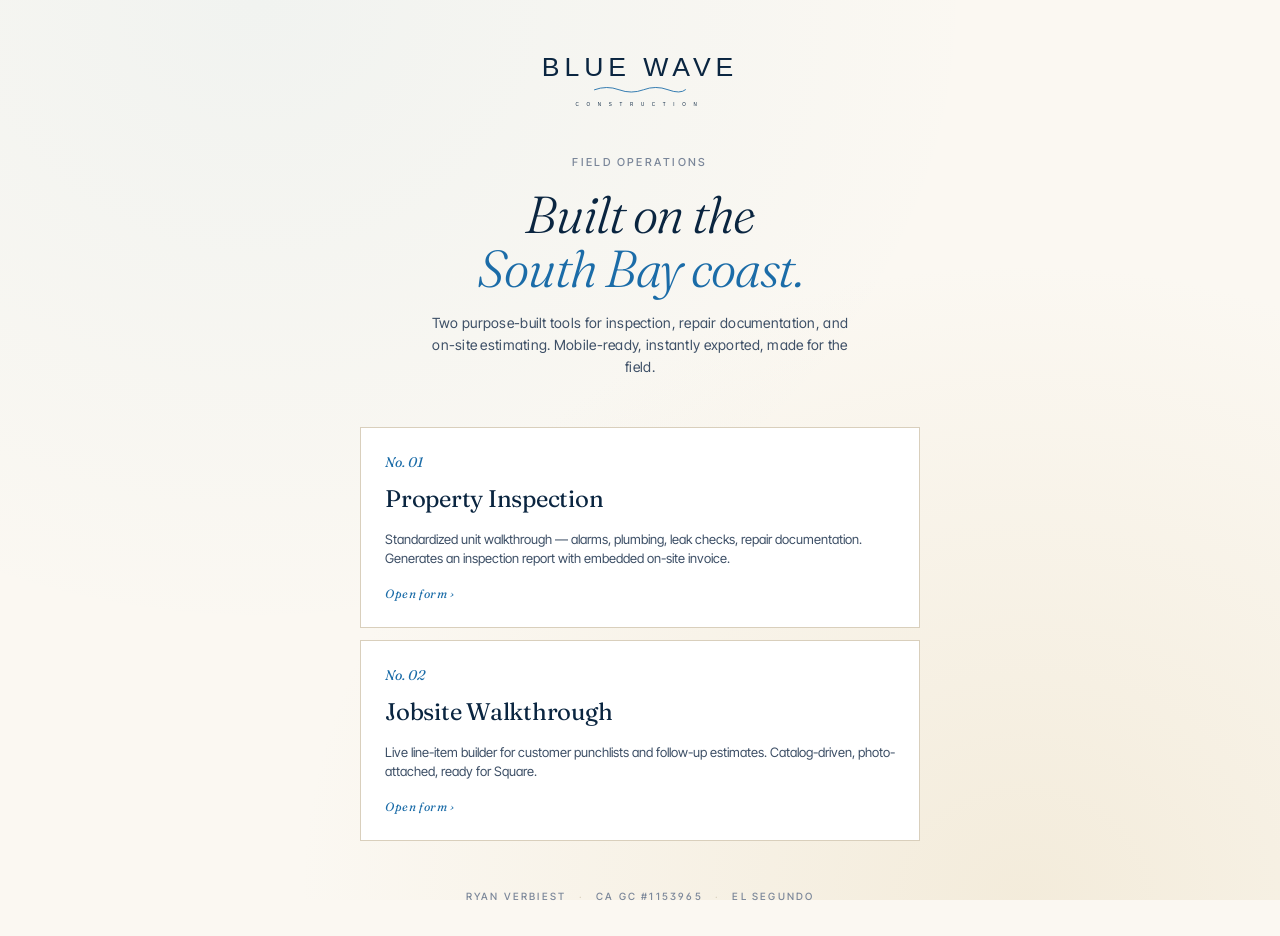
<file: index.html>
<!doctype html>
<html lang="en">
  <head>
    <meta charset="utf-8" />
    <meta
      name="viewport"
      content="width=device-width, initial-scale=1, viewport-fit=cover"
    />
    <meta name="theme-color" content="#0A2540" />
    <meta
      name="apple-mobile-web-app-status-bar-style"
      content="black-translucent"
    />
    <meta name="apple-mobile-web-app-capable" content="yes" />
    <meta name="apple-mobile-web-app-title" content="Blue Wave" />
    <title>Blue Wave Construction — Field Forms</title>
    <link
      rel="preconnect"
      href="https://fonts.googleapis.com"
    />
    <link
      rel="preconnect"
      href="https://fonts.gstatic.com"
      crossorigin
    />
    <link
      rel="stylesheet"
      href="https://fonts.googleapis.com/css2?family=Fraunces:ital,opsz,wght@0,9..144,300;0,9..144,400;1,9..144,300;1,9..144,400&family=Inter+Tight:wght@400;500;600&family=JetBrains+Mono:wght@400;500&display=swap"
    />
    <link rel="stylesheet" href="styles.css" />
  </head>
  <body>
    <main class="landing">
      <div class="landing-inner">
        <img
          src="assets/01_logo_horizontal_navy.svg"
          alt="Blue Wave Construction"
          class="landing-logo"
        />

        <div class="landing-eyebrow">Field Operations</div>

        <h1>
          Built on the<br /><em>South Bay coast.</em>
        </h1>

        <p class="landing-tagline">
          Two purpose-built tools for inspection, repair documentation, and
          on-site estimating. Mobile-ready, instantly exported, made for the
          field.
        </p>

        <div class="tool-grid">
          <a href="inspection.html" class="tool-card">
            <div class="tool-card-num">No. 01</div>
            <h2 class="tool-card-name">Property Inspection</h2>
            <p class="tool-card-desc">
              Standardized unit walkthrough — alarms, plumbing, leak checks,
              repair documentation. Generates an inspection report with
              embedded on-site invoice.
            </p>
            <div class="tool-card-arrow">Open form ›</div>
          </a>

          <a href="walkthrough.html" class="tool-card">
            <div class="tool-card-num">No. 02</div>
            <h2 class="tool-card-name">Jobsite Walkthrough</h2>
            <p class="tool-card-desc">
              Live line-item builder for customer punchlists and follow-up
              estimates. Catalog-driven, photo-attached, ready for Square.
            </p>
            <div class="tool-card-arrow">Open form ›</div>
          </a>
        </div>

        <div class="landing-footer">
          Ryan Verbiest <span class="sep">·</span> CA GC #1153965
          <span class="sep">·</span> El Segundo
        </div>
      </div>
    </main>
  </body>
</html>
</file>
<file: styles.css>
/* ============================================
   BLUE WAVE CONSTRUCTION — FORMS STYLESHEET
   Refined editorial aesthetic, mobile-first
   ============================================ */

:root {
  /* Brand palette (locked) */
  --deep-navy: #0A2540;
  --mid-navy: #0E3A5F;
  --wave-blue: #1B6CA8;
  --sky: #4FA3D1;
  --sand: #E8D9B8;
  --bone: #F5EFE4;

  /* Functional tones */
  --ink: #0A2540;
  --ink-soft: #3D4F66;
  --ink-faint: #7A8699;
  --paper: #FBF8F2;
  --paper-tint: #F5EFE4;
  --rule: #D9CFBC;
  --rule-soft: #EAE2D0;
  --danger: #B8472A;
  --success: #2D6A4F;

  /* Typography */
  --serif: "Fraunces", "Cormorant Garamond", Georgia, serif;
  --sans: "Inter Tight", -apple-system, BlinkMacSystemFont, "Helvetica Neue", sans-serif;
  --mono: "JetBrains Mono", "SF Mono", ui-monospace, monospace;

  /* Spacing scale */
  --s1: 4px;
  --s2: 8px;
  --s3: 12px;
  --s4: 16px;
  --s5: 24px;
  --s6: 32px;
  --s7: 48px;
  --s8: 64px;
}

* {
  box-sizing: border-box;
  -webkit-tap-highlight-color: transparent;
}

html {
  font-size: 16px;
  -webkit-text-size-adjust: 100%;
}

body {
  margin: 0;
  font-family: var(--sans);
  font-size: 16px;
  line-height: 1.5;
  color: var(--ink);
  background: var(--paper);
  background-image:
    radial-gradient(at 20% 0%, rgba(79, 163, 209, 0.06) 0%, transparent 50%),
    radial-gradient(at 80% 100%, rgba(232, 217, 184, 0.4) 0%, transparent 50%);
  background-attachment: fixed;
  min-height: 100vh;
  font-feature-settings: "ss01", "cv11";
  -webkit-font-smoothing: antialiased;
  -moz-osx-font-smoothing: grayscale;
}

/* ============================================
   LAYOUT
   ============================================ */

.app {
  max-width: 720px;
  margin: 0 auto;
  padding: var(--s5) var(--s4) var(--s8);
}

.app-header {
  padding: var(--s5) 0 var(--s6);
  border-bottom: 1px solid var(--rule);
  margin-bottom: var(--s6);
}

.app-header .logo {
  width: 220px;
  max-width: 70%;
  height: auto;
  display: block;
  margin: 0 auto var(--s3);
}

.app-header .meta {
  text-align: center;
  font-size: 11px;
  letter-spacing: 0.18em;
  text-transform: uppercase;
  color: var(--ink-faint);
  font-weight: 500;
}

.app-header .meta .sep {
  color: var(--rule);
  margin: 0 var(--s2);
}

.page-title {
  font-family: var(--serif);
  font-weight: 400;
  font-style: italic;
  font-size: clamp(28px, 6vw, 38px);
  letter-spacing: -0.01em;
  margin: 0 0 var(--s2);
  color: var(--deep-navy);
  line-height: 1.1;
}

.page-title .ampersand {
  color: var(--wave-blue);
}

.page-subtitle {
  font-size: 13px;
  color: var(--ink-soft);
  letter-spacing: 0.02em;
  margin-bottom: var(--s6);
  line-height: 1.5;
}

/* ============================================
   SECTIONS
   ============================================ */

.section {
  margin-bottom: var(--s6);
}

.section-title {
  font-family: var(--sans);
  font-size: 11px;
  font-weight: 600;
  letter-spacing: 0.22em;
  text-transform: uppercase;
  color: var(--wave-blue);
  margin: 0 0 var(--s4);
  padding-bottom: var(--s2);
  border-bottom: 1px solid var(--rule);
  display: flex;
  align-items: center;
  gap: var(--s3);
}

.section-title .num {
  font-family: var(--serif);
  font-style: italic;
  font-weight: 400;
  font-size: 16px;
  letter-spacing: 0;
  text-transform: none;
  color: var(--deep-navy);
}

/* ============================================
   FIELDS
   ============================================ */

.field {
  margin-bottom: var(--s4);
}

.field-row {
  display: grid;
  grid-template-columns: 1fr 1fr;
  gap: var(--s3);
  margin-bottom: var(--s4);
}

.field-row.thirds {
  grid-template-columns: 1fr 1fr 1fr;
}

@media (max-width: 480px) {
  .field-row,
  .field-row.thirds {
    grid-template-columns: 1fr;
  }
}

.label {
  display: block;
  font-size: 11px;
  font-weight: 600;
  letter-spacing: 0.14em;
  text-transform: uppercase;
  color: var(--ink-soft);
  margin-bottom: var(--s2);
}

.label .required {
  color: var(--wave-blue);
  margin-left: 2px;
}

input[type="text"],
input[type="email"],
input[type="tel"],
input[type="number"],
input[type="date"],
textarea,
select {
  width: 100%;
  font-family: var(--sans);
  font-size: 16px;
  color: var(--ink);
  background: #fff;
  border: 1px solid var(--rule);
  border-radius: 0;
  padding: var(--s3) var(--s4);
  transition: border-color 0.15s ease, box-shadow 0.15s ease;
  appearance: none;
  -webkit-appearance: none;
}

input[type="text"]:focus,
input[type="email"]:focus,
input[type="tel"]:focus,
input[type="number"]:focus,
input[type="date"]:focus,
textarea:focus,
select:focus {
  outline: none;
  border-color: var(--wave-blue);
  box-shadow: 0 0 0 3px rgba(27, 108, 168, 0.12);
}

textarea {
  min-height: 80px;
  resize: vertical;
  line-height: 1.5;
}

select {
  background-image: url("data:image/svg+xml,%3Csvg xmlns='http://www.w3.org/2000/svg' width='12' height='8' viewBox='0 0 12 8'%3E%3Cpath fill='%230A2540' d='M6 8L0 0h12z'/%3E%3C/svg%3E");
  background-repeat: no-repeat;
  background-position: right 16px center;
  padding-right: 40px;
}

/* ============================================
   CHECK GRID
   ============================================ */

.check-grid {
  display: grid;
  gap: 1px;
  background: var(--rule);
  border: 1px solid var(--rule);
  margin-bottom: var(--s4);
}

.check-row {
  display: grid;
  grid-template-columns: 1fr auto;
  align-items: center;
  background: #fff;
  padding: var(--s4);
  gap: var(--s3);
}

.check-row-label {
  font-size: 14px;
  font-weight: 500;
  color: var(--ink);
}

.check-row-sub {
  font-size: 12px;
  color: var(--ink-faint);
  margin-top: 2px;
}

.check-counts {
  display: flex;
  gap: var(--s3);
  align-items: center;
}

.count-input {
  width: 56px;
  text-align: center;
  font-family: var(--mono);
  font-size: 15px;
  padding: var(--s2);
}

.count-label {
  font-size: 10px;
  letter-spacing: 0.14em;
  text-transform: uppercase;
  color: var(--ink-faint);
  text-align: center;
  display: block;
  margin-top: 2px;
}

.count-cell {
  display: flex;
  flex-direction: column;
  align-items: center;
}

/* ============================================
   YES/NO TOGGLE
   ============================================ */

.toggle-group {
  display: inline-flex;
  border: 1px solid var(--rule);
  background: #fff;
}

.toggle-group input[type="radio"] {
  position: absolute;
  opacity: 0;
  pointer-events: none;
}

.toggle-group label {
  padding: var(--s2) var(--s4);
  font-size: 13px;
  font-weight: 500;
  letter-spacing: 0.05em;
  cursor: pointer;
  color: var(--ink-soft);
  background: #fff;
  transition: all 0.15s;
  user-select: none;
  border-right: 1px solid var(--rule);
  margin: 0;
  text-transform: uppercase;
  font-size: 11px;
  letter-spacing: 0.14em;
}

.toggle-group label:last-child {
  border-right: none;
}

.toggle-group input[type="radio"]:checked + label {
  background: var(--deep-navy);
  color: var(--bone);
}

/* ============================================
   FINDINGS / LINE ITEMS
   ============================================ */

.items-list {
  display: flex;
  flex-direction: column;
  gap: var(--s4);
}

.item-card {
  border: 1px solid var(--rule);
  background: #fff;
  padding: var(--s4);
  position: relative;
}

.item-card .item-num {
  position: absolute;
  top: var(--s4);
  right: var(--s4);
  font-family: var(--serif);
  font-style: italic;
  font-size: 13px;
  color: var(--ink-faint);
}

.item-card.repaired {
  border-left: 3px solid var(--success);
}

.item-card.estimate-needed {
  border-left: 3px solid var(--wave-blue);
}

.item-card.informational {
  border-left: 3px solid var(--rule);
}

.status-pills {
  display: flex;
  gap: var(--s2);
  flex-wrap: wrap;
  margin-top: var(--s3);
  margin-bottom: var(--s3);
}

.status-pill {
  font-size: 10px;
  font-weight: 600;
  letter-spacing: 0.14em;
  text-transform: uppercase;
  padding: 6px var(--s3);
  border: 1px solid var(--rule);
  background: #fff;
  cursor: pointer;
  user-select: none;
  transition: all 0.12s;
  color: var(--ink-soft);
}

.status-pill input {
  position: absolute;
  opacity: 0;
  pointer-events: none;
}

.status-pill.active-info {
  background: var(--ink-soft);
  color: var(--bone);
  border-color: var(--ink-soft);
}

.status-pill.active-repair {
  background: var(--success);
  color: #fff;
  border-color: var(--success);
}

.status-pill.active-estimate {
  background: var(--wave-blue);
  color: #fff;
  border-color: var(--wave-blue);
}

.cost-row {
  display: grid;
  grid-template-columns: 1fr 1fr 1fr;
  gap: var(--s3);
  margin-top: var(--s3);
  padding-top: var(--s3);
  border-top: 1px dashed var(--rule);
}

.cost-row.hidden {
  display: none;
}

.photo-row {
  display: flex;
  gap: var(--s2);
  flex-wrap: wrap;
  margin-top: var(--s3);
  padding-top: var(--s3);
  border-top: 1px dashed var(--rule);
}

.photo-thumb {
  width: 72px;
  height: 72px;
  background: var(--bone);
  border: 1px solid var(--rule);
  position: relative;
  overflow: hidden;
  cursor: pointer;
}

.photo-thumb img {
  width: 100%;
  height: 100%;
  object-fit: cover;
}

.photo-thumb .remove {
  position: absolute;
  top: 2px;
  right: 2px;
  width: 20px;
  height: 20px;
  background: rgba(10, 37, 64, 0.9);
  color: #fff;
  border: none;
  font-size: 14px;
  line-height: 1;
  cursor: pointer;
  display: flex;
  align-items: center;
  justify-content: center;
}

.add-photo {
  width: 72px;
  height: 72px;
  border: 1px dashed var(--rule);
  background: transparent;
  cursor: pointer;
  font-size: 24px;
  color: var(--ink-faint);
  display: flex;
  align-items: center;
  justify-content: center;
  font-family: var(--serif);
  font-weight: 300;
  transition: all 0.15s;
}

.add-photo:hover {
  border-color: var(--wave-blue);
  color: var(--wave-blue);
}

.item-actions {
  display: flex;
  justify-content: flex-end;
  margin-top: var(--s3);
}

.remove-item {
  background: none;
  border: none;
  font-size: 11px;
  letter-spacing: 0.14em;
  text-transform: uppercase;
  color: var(--danger);
  cursor: pointer;
  padding: var(--s2);
  font-weight: 500;
  font-family: var(--sans);
}

/* ============================================
   BUTTONS
   ============================================ */

.btn {
  display: inline-flex;
  align-items: center;
  justify-content: center;
  gap: var(--s2);
  font-family: var(--sans);
  font-size: 12px;
  font-weight: 600;
  letter-spacing: 0.18em;
  text-transform: uppercase;
  padding: var(--s4) var(--s5);
  border: 1px solid var(--deep-navy);
  background: var(--deep-navy);
  color: var(--bone);
  cursor: pointer;
  transition: all 0.15s;
  font-family: var(--sans);
  text-decoration: none;
  appearance: none;
}

.btn:hover {
  background: var(--mid-navy);
  border-color: var(--mid-navy);
}

.btn-secondary {
  background: transparent;
  color: var(--deep-navy);
}

.btn-secondary:hover {
  background: var(--deep-navy);
  color: var(--bone);
}

.btn-add {
  display: block;
  width: 100%;
  background: transparent;
  border: 1px dashed var(--rule);
  color: var(--ink-soft);
  padding: var(--s4);
  font-family: var(--sans);
  font-size: 11px;
  font-weight: 600;
  letter-spacing: 0.18em;
  text-transform: uppercase;
  cursor: pointer;
  transition: all 0.15s;
}

.btn-add:hover {
  border-color: var(--wave-blue);
  color: var(--wave-blue);
  background: rgba(27, 108, 168, 0.03);
}

.actions-bar {
  position: sticky;
  bottom: 0;
  background: var(--paper);
  border-top: 1px solid var(--rule);
  padding: var(--s4) 0;
  margin: var(--s7) calc(-1 * var(--s4)) 0;
  padding-left: var(--s4);
  padding-right: var(--s4);
  display: flex;
  gap: var(--s3);
  flex-wrap: wrap;
  z-index: 10;
}

.actions-bar .btn {
  flex: 1;
  min-width: 140px;
}

/* ============================================
   CATALOG PICKER (walkthrough)
   ============================================ */

.catalog {
  display: grid;
  grid-template-columns: repeat(auto-fill, minmax(180px, 1fr));
  gap: var(--s2);
  margin-bottom: var(--s4);
}

.catalog-item {
  background: #fff;
  border: 1px solid var(--rule);
  padding: var(--s3) var(--s4);
  cursor: pointer;
  text-align: left;
  font-family: var(--sans);
  transition: all 0.12s;
  display: flex;
  flex-direction: column;
  gap: 2px;
}

.catalog-item:hover {
  border-color: var(--wave-blue);
  background: rgba(27, 108, 168, 0.03);
}

.catalog-item .name {
  font-size: 13px;
  font-weight: 500;
  color: var(--ink);
}

.catalog-item .price {
  font-size: 12px;
  color: var(--wave-blue);
  font-family: var(--mono);
  font-weight: 500;
}

/* ============================================
   TOTAL / INVOICE BLOCK
   ============================================ */

.totals {
  background: var(--bone);
  padding: var(--s5);
  margin-top: var(--s5);
  border-left: 3px solid var(--deep-navy);
}

.totals-row {
  display: flex;
  justify-content: space-between;
  align-items: baseline;
  padding: var(--s2) 0;
  font-size: 14px;
}

.totals-row.grand {
  border-top: 1px solid var(--rule);
  margin-top: var(--s3);
  padding-top: var(--s4);
  font-family: var(--serif);
  font-size: 22px;
  font-weight: 400;
}

.totals-row .label {
  margin: 0;
  font-size: 11px;
  letter-spacing: 0.14em;
  text-transform: uppercase;
  color: var(--ink-soft);
}

.totals-row.grand .label {
  font-family: var(--serif);
  font-style: italic;
  font-size: 16px;
  letter-spacing: 0;
  text-transform: none;
  color: var(--deep-navy);
  font-weight: 400;
}

.totals-row .val {
  font-family: var(--mono);
  font-weight: 500;
  color: var(--deep-navy);
}

.threshold-warning {
  background: var(--danger);
  color: #fff;
  padding: var(--s3) var(--s4);
  margin-top: var(--s3);
  font-size: 12px;
  letter-spacing: 0.05em;
  display: none;
}

.threshold-warning.show {
  display: block;
}

/* ============================================
   STATUS / TOAST
   ============================================ */

.status-line {
  font-size: 11px;
  letter-spacing: 0.14em;
  text-transform: uppercase;
  color: var(--ink-faint);
  text-align: center;
  margin-top: var(--s4);
  font-weight: 500;
}

.toast {
  position: fixed;
  bottom: var(--s5);
  left: 50%;
  transform: translateX(-50%) translateY(20px);
  background: var(--deep-navy);
  color: var(--bone);
  padding: var(--s3) var(--s5);
  font-size: 12px;
  letter-spacing: 0.14em;
  text-transform: uppercase;
  font-weight: 500;
  opacity: 0;
  pointer-events: none;
  transition: all 0.25s ease;
  z-index: 1000;
}

.toast.show {
  opacity: 1;
  transform: translateX(-50%) translateY(0);
}

/* ============================================
   LANDING PAGE
   ============================================ */

.landing {
  min-height: 100vh;
  display: flex;
  align-items: center;
  padding: var(--s6) var(--s4);
}

.landing-inner {
  max-width: 560px;
  margin: 0 auto;
  width: 100%;
  text-align: center;
}

.landing-logo {
  width: 280px;
  max-width: 80%;
  margin: 0 auto var(--s5);
  display: block;
}

.landing-eyebrow {
  font-size: 11px;
  letter-spacing: 0.22em;
  text-transform: uppercase;
  color: var(--ink-faint);
  margin-bottom: var(--s4);
  font-weight: 500;
}

.landing h1 {
  font-family: var(--serif);
  font-weight: 300;
  font-style: italic;
  font-size: clamp(34px, 8vw, 52px);
  color: var(--deep-navy);
  letter-spacing: -0.02em;
  line-height: 1.05;
  margin: 0 0 var(--s4);
}

.landing h1 em {
  color: var(--wave-blue);
}

.landing-tagline {
  font-size: 14px;
  color: var(--ink-soft);
  letter-spacing: 0.02em;
  margin-bottom: var(--s7);
  line-height: 1.6;
  max-width: 420px;
  margin-left: auto;
  margin-right: auto;
}

.tool-grid {
  display: flex;
  flex-direction: column;
  gap: var(--s3);
  margin-bottom: var(--s7);
}

.tool-card {
  display: block;
  text-decoration: none;
  background: #fff;
  border: 1px solid var(--rule);
  padding: var(--s5);
  text-align: left;
  transition: all 0.2s ease;
  position: relative;
  overflow: hidden;
}

.tool-card::before {
  content: "";
  position: absolute;
  inset: 0;
  background: linear-gradient(135deg, var(--wave-blue) 0%, var(--deep-navy) 100%);
  opacity: 0;
  transition: opacity 0.2s ease;
  pointer-events: none;
}

.tool-card:hover {
  border-color: var(--deep-navy);
  transform: translateY(-2px);
  box-shadow: 0 8px 24px -8px rgba(10, 37, 64, 0.2);
}

.tool-card > * {
  position: relative;
  z-index: 1;
}

.tool-card-num {
  font-family: var(--serif);
  font-style: italic;
  font-weight: 400;
  font-size: 14px;
  color: var(--wave-blue);
  margin-bottom: var(--s2);
}

.tool-card-name {
  font-family: var(--serif);
  font-weight: 400;
  font-size: 24px;
  color: var(--deep-navy);
  margin: 0 0 var(--s2);
  letter-spacing: -0.01em;
}

.tool-card-desc {
  font-size: 13px;
  color: var(--ink-soft);
  line-height: 1.5;
  margin-bottom: var(--s4);
}

.tool-card-arrow {
  font-family: var(--serif);
  font-style: italic;
  font-size: 12px;
  color: var(--wave-blue);
  letter-spacing: 0.05em;
}

.landing-footer {
  font-size: 10px;
  letter-spacing: 0.22em;
  text-transform: uppercase;
  color: var(--ink-faint);
  font-weight: 500;
}

.landing-footer .sep {
  color: var(--rule);
  margin: 0 var(--s2);
}

/* ============================================
   PHOTO LIGHTBOX
   ============================================ */

.lightbox {
  position: fixed;
  inset: 0;
  background: rgba(10, 37, 64, 0.92);
  z-index: 2000;
  display: none;
  align-items: center;
  justify-content: center;
  padding: var(--s5);
  cursor: pointer;
}

.lightbox.show {
  display: flex;
}

.lightbox img {
  max-width: 100%;
  max-height: 90vh;
  object-fit: contain;
}

/* ============================================
   PRINT / PDF GENERATION CLEANUP
   ============================================ */

.actions-bar.printing,
.toast {
  /* not used in print path; PDFs are generated by jsPDF */
}

/* Subtle wave decorator under page title */
.title-wave {
  width: 64px;
  height: 8px;
  margin-top: var(--s3);
  margin-bottom: var(--s5);
}

.title-wave path {
  stroke: var(--wave-blue);
  stroke-width: 2;
  fill: none;
  stroke-linecap: round;
}

/* ============================================
   V2 — MODE TOGGLE (top of form)
   ============================================ */

.mode-toggle {
  display: grid;
  grid-template-columns: 1fr 1fr;
  gap: 0;
  border: 1px solid var(--rule);
  margin-bottom: var(--s5);
  background: #fff;
}

.mode-toggle input[type="radio"] {
  position: absolute;
  opacity: 0;
  pointer-events: none;
}

.mode-toggle label {
  padding: var(--s4) var(--s4);
  text-align: center;
  cursor: pointer;
  user-select: none;
  border-right: 1px solid var(--rule);
  transition: all 0.15s ease;
}

.mode-toggle label:last-of-type {
  border-right: none;
}

.mode-toggle label .mode-name {
  display: block;
  font-family: var(--serif);
  font-style: italic;
  font-size: 18px;
  color: var(--ink-soft);
  font-weight: 400;
  margin-bottom: 2px;
}

.mode-toggle label .mode-sub {
  display: block;
  font-size: 10px;
  letter-spacing: 0.18em;
  text-transform: uppercase;
  color: var(--ink-faint);
  font-weight: 500;
}

.mode-toggle input[type="radio"]:checked + label {
  background: var(--deep-navy);
}

.mode-toggle input[type="radio"]:checked + label .mode-name {
  color: var(--bone);
}

.mode-toggle input[type="radio"]:checked + label .mode-sub {
  color: var(--sky);
}

/* Hide blocks based on mode */
.detailed-only,
.apartment-only {
  display: none;
}

body[data-mode="detailed"] .detailed-only {
  display: block;
}

body[data-mode="apartment"] .apartment-only {
  display: block;
}

/* ============================================
   V2 — STATUS BUTTON GROUPS (multi-state)
   replaces yes/no for things like "OK / Issue / Replaced"
   ============================================ */

.status-buttons {
  display: flex;
  gap: 6px;
  flex-wrap: wrap;
}

.status-buttons input[type="radio"] {
  position: absolute;
  opacity: 0;
  pointer-events: none;
}

.status-buttons label {
  padding: 10px 14px;
  font-size: 11px;
  font-weight: 600;
  letter-spacing: 0.14em;
  text-transform: uppercase;
  cursor: pointer;
  user-select: none;
  background: #fff;
  border: 1px solid var(--rule);
  color: var(--ink-soft);
  transition: all 0.12s;
}

.status-buttons input[type="radio"]:checked + label.status-ok {
  background: var(--success);
  border-color: var(--success);
  color: #fff;
}

.status-buttons input[type="radio"]:checked + label.status-issue {
  background: var(--danger);
  border-color: var(--danger);
  color: #fff;
}

.status-buttons input[type="radio"]:checked + label.status-replaced {
  background: var(--wave-blue);
  border-color: var(--wave-blue);
  color: #fff;
}

.status-buttons input[type="radio"]:checked + label.status-na {
  background: var(--ink-faint);
  border-color: var(--ink-faint);
  color: #fff;
}

.status-buttons input[type="radio"]:checked + label.status-warn {
  background: var(--sand);
  border-color: var(--sand);
  color: var(--deep-navy);
}

/* ============================================
   V2 — REPEATABLE SUB-CARDS
   smaller cards inside sections (rooms, hazards, wet areas)
   ============================================ */

.sub-card {
  background: #fff;
  border: 1px solid var(--rule);
  padding: var(--s4);
  margin-bottom: var(--s3);
  position: relative;
}

.sub-card-header {
  display: flex;
  justify-content: space-between;
  align-items: center;
  margin-bottom: var(--s3);
  padding-bottom: var(--s3);
  border-bottom: 1px dashed var(--rule);
}

.sub-card-title {
  font-family: var(--serif);
  font-style: italic;
  font-size: 16px;
  color: var(--deep-navy);
  font-weight: 400;
}

.sub-card-remove {
  background: none;
  border: none;
  font-size: 10px;
  letter-spacing: 0.14em;
  text-transform: uppercase;
  color: var(--danger);
  cursor: pointer;
  font-weight: 500;
  padding: var(--s2);
  font-family: var(--sans);
}

.sub-field {
  margin-bottom: var(--s3);
}

.sub-field:last-child {
  margin-bottom: 0;
}

.sub-field-row {
  display: flex;
  gap: var(--s3);
  align-items: center;
  flex-wrap: wrap;
  margin-bottom: var(--s3);
}

.sub-field-row .label {
  margin-bottom: 0;
  flex-shrink: 0;
  min-width: 100px;
}

/* ============================================
   V2 — PHOTO BUTTONS (inline, smaller)
   for use within sub-cards where camera icon is enough
   ============================================ */

.photo-button {
  display: inline-flex;
  align-items: center;
  gap: 6px;
  background: #fff;
  border: 1px solid var(--rule);
  padding: 8px 12px;
  font-family: var(--sans);
  font-size: 11px;
  letter-spacing: 0.12em;
  text-transform: uppercase;
  color: var(--ink-soft);
  cursor: pointer;
  font-weight: 500;
  transition: all 0.12s;
}

.photo-button:hover {
  border-color: var(--wave-blue);
  color: var(--wave-blue);
}

.photo-button.has-photos {
  border-color: var(--wave-blue);
  color: var(--wave-blue);
  background: rgba(27, 108, 168, 0.05);
}

.photo-button .icon {
  font-family: var(--serif);
  font-size: 16px;
  line-height: 1;
}

.photo-button input {
  display: none;
}

.photo-strip {
  display: flex;
  gap: 6px;
  flex-wrap: wrap;
  margin-top: var(--s2);
}

.photo-strip .photo-thumb {
  width: 56px;
  height: 56px;
}

/* ============================================
   V2 — OVERVIEW PHOTOS GRID
   labeled photo entries (Front, Kitchen, etc.)
   ============================================ */

.overview-photos {
  display: grid;
  gap: var(--s3);
}

.overview-photo-item {
  display: grid;
  grid-template-columns: auto 1fr auto;
  gap: var(--s3);
  align-items: center;
  background: #fff;
  border: 1px solid var(--rule);
  padding: var(--s3) var(--s4);
}

.overview-photo-item .label-select {
  font-size: 13px;
  font-weight: 500;
  border: none;
  background: transparent;
  color: var(--deep-navy);
  padding: 6px 0;
  min-width: 130px;
  font-family: var(--sans);
}

.overview-photo-item .label-select:focus {
  outline: none;
  border-bottom: 1px solid var(--wave-blue);
}

.overview-photo-thumb {
  width: 60px;
  height: 60px;
  background: var(--bone);
  border: 1px solid var(--rule);
  position: relative;
  overflow: hidden;
}

.overview-photo-thumb img {
  width: 100%;
  height: 100%;
  object-fit: cover;
  cursor: pointer;
}

.overview-photo-empty {
  display: flex;
  align-items: center;
  justify-content: center;
  width: 60px;
  height: 60px;
  border: 1px dashed var(--rule);
  font-family: var(--serif);
  font-size: 18px;
  color: var(--ink-faint);
  cursor: pointer;
}

.overview-photo-empty input {
  display: none;
}

.overview-photo-remove {
  background: none;
  border: none;
  font-size: 18px;
  color: var(--ink-faint);
  cursor: pointer;
  padding: var(--s2);
  line-height: 1;
}

/* ============================================
   V2 — CONDITION RATING BUTTONS
   ============================================ */

.condition-rating {
  display: grid;
  grid-template-columns: repeat(5, 1fr);
  gap: 1px;
  background: var(--rule);
  border: 1px solid var(--rule);
  margin-bottom: var(--s4);
}

.condition-rating input[type="radio"] {
  position: absolute;
  opacity: 0;
  pointer-events: none;
}

.condition-rating label {
  background: #fff;
  padding: var(--s3);
  text-align: center;
  cursor: pointer;
  user-select: none;
  font-size: 11px;
  letter-spacing: 0.08em;
  text-transform: uppercase;
  font-weight: 500;
  color: var(--ink-soft);
  transition: all 0.12s;
}

.condition-rating input[type="radio"]:checked + label {
  background: var(--deep-navy);
  color: var(--bone);
}

@media (max-width: 480px) {
  .condition-rating {
    grid-template-columns: repeat(2, 1fr);
  }
}

/* ============================================
   V2 — HELPER TEXT (inline guidance under labels)
   ============================================ */

.helper {
  font-size: 11px;
  color: var(--ink-faint);
  margin-top: -2px;
  margin-bottom: var(--s2);
  font-style: italic;
  line-height: 1.4;
}

/* ============================================
   V2 — SEVERITY (for hazards)
   ============================================ */

.severity-buttons input[type="radio"]:checked + label.sev-info {
  background: var(--ink-soft);
  border-color: var(--ink-soft);
  color: #fff;
}
.severity-buttons input[type="radio"]:checked + label.sev-address {
  background: var(--sand);
  border-color: var(--sand);
  color: var(--deep-navy);
}
.severity-buttons input[type="radio"]:checked + label.sev-urgent {
  background: var(--danger);
  border-color: var(--danger);
  color: #fff;
}

/* ============================================
   V2 — QUICK-ADD CATALOG CHIPS
   ============================================ */

.quick-add-block {
  margin-top: var(--s5);
  padding: var(--s4);
  background: var(--bone);
  border-left: 3px solid var(--wave-blue);
}

.quick-add-block-prominent {
  background: linear-gradient(180deg, var(--bone), #fff);
  border: 1px solid var(--rule);
  border-left: 3px solid var(--wave-blue);
  padding: var(--s4);
  margin-bottom: var(--s4);
}

.quick-add-label {
  font-size: 10px;
  letter-spacing: 0.18em;
  text-transform: uppercase;
  color: var(--ink-soft);
  font-weight: 600;
  margin-bottom: var(--s3);
}

.quick-add-chips {
  display: flex;
  flex-wrap: wrap;
  gap: 8px;
}

.quick-add-chip {
  display: inline-flex;
  flex-direction: column;
  align-items: flex-start;
  gap: 2px;
  padding: 10px 14px;
  background: #fff;
  border: 1px solid var(--rule);
  cursor: pointer;
  font-family: var(--sans);
  text-align: left;
  transition: all 0.12s;
  min-height: 48px; /* touch target */
}

.quick-add-chip:hover,
.quick-add-chip:active {
  border-color: var(--wave-blue);
  background: #fff;
  transform: translateY(-1px);
  box-shadow: 0 2px 6px rgba(10, 37, 64, 0.08);
}

.quick-add-chip .qa-label {
  font-size: 13px;
  font-weight: 600;
  color: var(--deep-navy);
  line-height: 1.2;
}

.quick-add-chip .qa-price {
  font-family: var(--mono);
  font-size: 11px;
  color: var(--wave-blue);
  font-weight: 500;
}

.quick-add-chip-custom {
  background: transparent;
  border-style: dashed;
}

.quick-add-chip-custom .qa-label {
  font-style: italic;
  color: var(--ink-soft);
  font-weight: 500;
}

/* Brief flash highlight when a new finding is added */
@keyframes flash-new {
  0% { background-color: rgba(79, 163, 209, 0.25); }
  100% { background-color: transparent; }
}

.item-card.flash-new {
  animation: flash-new 1.2s ease-out;
}

/* ============================================
   V3 — ADDITIONS
   ============================================ */

/* "+ Add Issue" buttons inside sections */
.btn-add-issue {
  margin-top: var(--s4);
  background: transparent;
  border: 1px dashed var(--rule);
  color: var(--ink-soft);
  font-style: italic;
}

.btn-add-issue:hover {
  border-color: var(--wave-blue);
  color: var(--wave-blue);
}

/* Quick-add block header (with "Manage Catalog" link) */
.quick-add-block-header {
  display: flex;
  justify-content: space-between;
  align-items: center;
  margin-bottom: var(--s3);
}

.btn-link {
  background: none;
  border: none;
  color: var(--wave-blue);
  font-family: var(--sans);
  font-size: 11px;
  letter-spacing: 0.12em;
  text-transform: uppercase;
  cursor: pointer;
  font-weight: 500;
  padding: 4px 0;
}

.btn-link:hover {
  text-decoration: underline;
}

/* Catalog editor rows */
.catalog-edit-row {
  background: #fff;
  border: 1px solid var(--rule);
  padding: var(--s4);
  margin-bottom: var(--s3);
}

.catalog-context-toggles {
  display: flex;
  flex-wrap: wrap;
  gap: 12px;
  margin-top: 6px;
}

.ctx-toggle {
  display: inline-flex;
  align-items: center;
  gap: 6px;
  font-size: 13px;
  color: var(--ink-soft);
  cursor: pointer;
  user-select: none;
  font-family: var(--sans);
}

.ctx-toggle input[type="checkbox"] {
  width: 16px;
  height: 16px;
  margin: 0;
  cursor: pointer;
}

/* Wet area card label input — clean inline edit */
.wet-area-card .wa-label-input {
  border: none;
  background: transparent;
  font-family: var(--serif);
  font-style: italic;
  font-size: 16px;
  color: var(--deep-navy);
  padding: 4px 0;
  flex: 1;
  margin-right: 8px;
}

.wet-area-card .wa-label-input:focus {
  outline: none;
  border-bottom: 1px solid var(--wave-blue);
}

/* Toast styling — make sure it's visible and slides in nicely */
.toast {
  position: fixed;
  bottom: 24px;
  left: 50%;
  transform: translateX(-50%) translateY(120%);
  background: var(--deep-navy);
  color: var(--bone);
  padding: 12px 24px;
  border-radius: 4px;
  font-family: var(--sans);
  font-size: 14px;
  font-weight: 500;
  letter-spacing: 0.02em;
  box-shadow: 0 8px 24px rgba(10, 37, 64, 0.25);
  z-index: 200;
  transition: transform 0.28s cubic-bezier(0.2, 0, 0.2, 1);
  pointer-events: none;
}

.toast.show {
  transform: translateX(-50%) translateY(0);
}

/* ============================================
   CUSTOMER INTAKE — calmer, more spacious
   ============================================ */

.intake {
  max-width: 720px;
  margin: 0 auto;
  padding: 32px 20px 80px;
  background: var(--paper);
  min-height: 100vh;
}

.intake-header {
  text-align: center;
  padding: 32px 0 48px;
}

.intake-logo {
  height: 72px;
  width: auto;
  margin-bottom: var(--s4);
}

.intake-eyebrow {
  font-size: 11px;
  letter-spacing: 0.24em;
  text-transform: uppercase;
  color: var(--ink-faint);
  font-weight: 500;
  margin-bottom: var(--s3);
}

.intake-title {
  font-family: var(--serif);
  font-weight: 300;
  font-size: 38px;
  line-height: 1.15;
  color: var(--deep-navy);
  margin: 0 0 var(--s4);
  letter-spacing: -0.01em;
}

.intake-title em {
  font-style: italic;
  font-weight: 300;
  color: var(--wave-blue);
}

.intake-lede {
  font-size: 15px;
  line-height: 1.7;
  color: var(--ink-soft);
  max-width: 460px;
  margin: 0 auto;
  font-family: var(--sans);
}

@media (max-width: 600px) {
  .intake-title {
    font-size: 28px;
  }
  .intake-lede {
    font-size: 14px;
  }
  .intake-logo {
    height: 56px;
  }
}

/* === Sections === */
.intake-section {
  background: #fff;
  border: 1px solid var(--rule);
  padding: 32px 28px;
  margin-bottom: var(--s5);
  position: relative;
}

.intake-section-num {
  position: absolute;
  top: 24px;
  right: 28px;
  font-family: var(--serif);
  font-style: italic;
  font-size: 14px;
  color: var(--ink-faint);
  font-weight: 300;
}

.intake-section-title {
  font-family: var(--serif);
  font-weight: 400;
  font-size: 24px;
  color: var(--deep-navy);
  margin: 0 0 var(--s4);
  letter-spacing: -0.01em;
}

.intake-section-helper {
  font-size: 14px;
  line-height: 1.6;
  color: var(--ink-soft);
  margin: 0 0 var(--s5);
  font-family: var(--sans);
}

@media (max-width: 600px) {
  .intake-section {
    padding: 24px 20px;
  }
  .intake-section-title {
    font-size: 20px;
  }
}

/* "optional" tag */
.optional {
  display: inline-block;
  font-size: 9px;
  letter-spacing: 0.18em;
  text-transform: uppercase;
  color: var(--ink-faint);
  font-weight: 500;
  font-style: normal;
  margin-left: 6px;
  vertical-align: middle;
}

/* === Line items === */
.intake-line-item {
  background: var(--bone);
  border: 1px solid var(--rule);
  padding: 24px;
  margin-bottom: var(--s4);
}

.intake-line-header {
  display: flex;
  justify-content: space-between;
  align-items: center;
  margin-bottom: var(--s4);
  padding-bottom: var(--s3);
  border-bottom: 1px dashed var(--rule);
}

.intake-line-num {
  font-family: var(--mono);
  font-size: 11px;
  letter-spacing: 0.12em;
  text-transform: uppercase;
  color: var(--wave-blue);
  font-weight: 500;
}

.intake-line-remove {
  background: none;
  border: none;
  font-size: 11px;
  letter-spacing: 0.14em;
  text-transform: uppercase;
  color: var(--danger);
  cursor: pointer;
  font-weight: 500;
  padding: 4px 8px;
  font-family: var(--sans);
}

.intake-line-remove:hover {
  text-decoration: underline;
}

.line-item-empty-msg {
  font-size: 14px;
  color: var(--ink-faint);
  font-style: italic;
  text-align: center;
  padding: var(--s4);
  margin: 0;
}

/* === Submit === */
.intake-submit-wrap {
  margin-top: var(--s6);
  text-align: center;
}

.btn-large {
  font-size: 14px;
  padding: 18px 48px;
  letter-spacing: 0.16em;
  min-width: 240px;
}

.intake-submit-fineprint {
  font-size: 13px;
  color: var(--ink-faint);
  margin-top: var(--s4);
  font-family: var(--sans);
}

/* === Submitting overlay === */
.intake-submitting {
  position: fixed;
  inset: 0;
  background: rgba(10, 37, 64, 0.92);
  z-index: 200;
  display: flex;
  align-items: center;
  justify-content: center;
}

.submitting-inner {
  text-align: center;
  color: var(--bone);
}

.submitting-inner p {
  margin-top: var(--s4);
  font-size: 14px;
  letter-spacing: 0.14em;
  text-transform: uppercase;
  font-weight: 500;
}

.submitting-spinner {
  width: 48px;
  height: 48px;
  border: 2px solid rgba(245, 239, 228, 0.2);
  border-top-color: var(--sky);
  border-radius: 50%;
  animation: spin 0.8s linear infinite;
  margin: 0 auto;
}

@keyframes spin {
  to { transform: rotate(360deg); }
}

/* === Thank you panel === */
.intake-thank-you {
  background: #fff;
  border: 1px solid var(--rule);
  padding: 64px 40px;
  text-align: center;
  max-width: 540px;
  margin: 80px auto;
}

.thank-you-wave {
  width: 120px;
  height: 16px;
  margin-bottom: var(--s5);
}

.thank-you-wave path {
  stroke: var(--wave-blue);
  stroke-width: 2;
  fill: none;
  stroke-linecap: round;
}

.thank-you-title {
  font-family: var(--serif);
  font-weight: 300;
  font-size: 40px;
  line-height: 1.15;
  color: var(--deep-navy);
  margin: 0 0 var(--s5);
}

.thank-you-title em {
  font-style: italic;
  font-weight: 300;
  color: var(--wave-blue);
}

.thank-you-body {
  font-size: 15px;
  line-height: 1.7;
  color: var(--ink-soft);
  margin: 0 0 var(--s6);
  max-width: 380px;
  margin-left: auto;
  margin-right: auto;
}

.thank-you-meta {
  background: var(--bone);
  border: 1px solid var(--rule);
  padding: 20px 24px;
  margin: var(--s5) auto;
  max-width: 360px;
  text-align: left;
}

.thank-you-meta-row {
  display: flex;
  justify-content: space-between;
  padding: 6px 0;
  font-size: 13px;
}

.thank-you-meta-label {
  color: var(--ink-faint);
  letter-spacing: 0.12em;
  text-transform: uppercase;
  font-size: 10px;
  font-weight: 500;
}

.thank-you-meta-val {
  font-family: var(--mono);
  color: var(--deep-navy);
  font-weight: 500;
}

.thank-you-contact {
  font-size: 14px;
  color: var(--ink-soft);
  margin: var(--s5) 0 var(--s4);
  line-height: 1.6;
}

.thank-you-contact a {
  color: var(--wave-blue);
  text-decoration: none;
  border-bottom: 1px solid var(--wave-blue);
  padding-bottom: 1px;
}

.thank-you-license {
  font-size: 11px;
  letter-spacing: 0.12em;
  text-transform: uppercase;
  color: var(--ink-faint);
  margin-top: var(--s5);
  font-weight: 500;
}

@media (max-width: 600px) {
  .intake-thank-you {
    padding: 48px 24px;
    margin: 40px auto;
  }
  .thank-you-title {
    font-size: 32px;
  }
}
</file>
